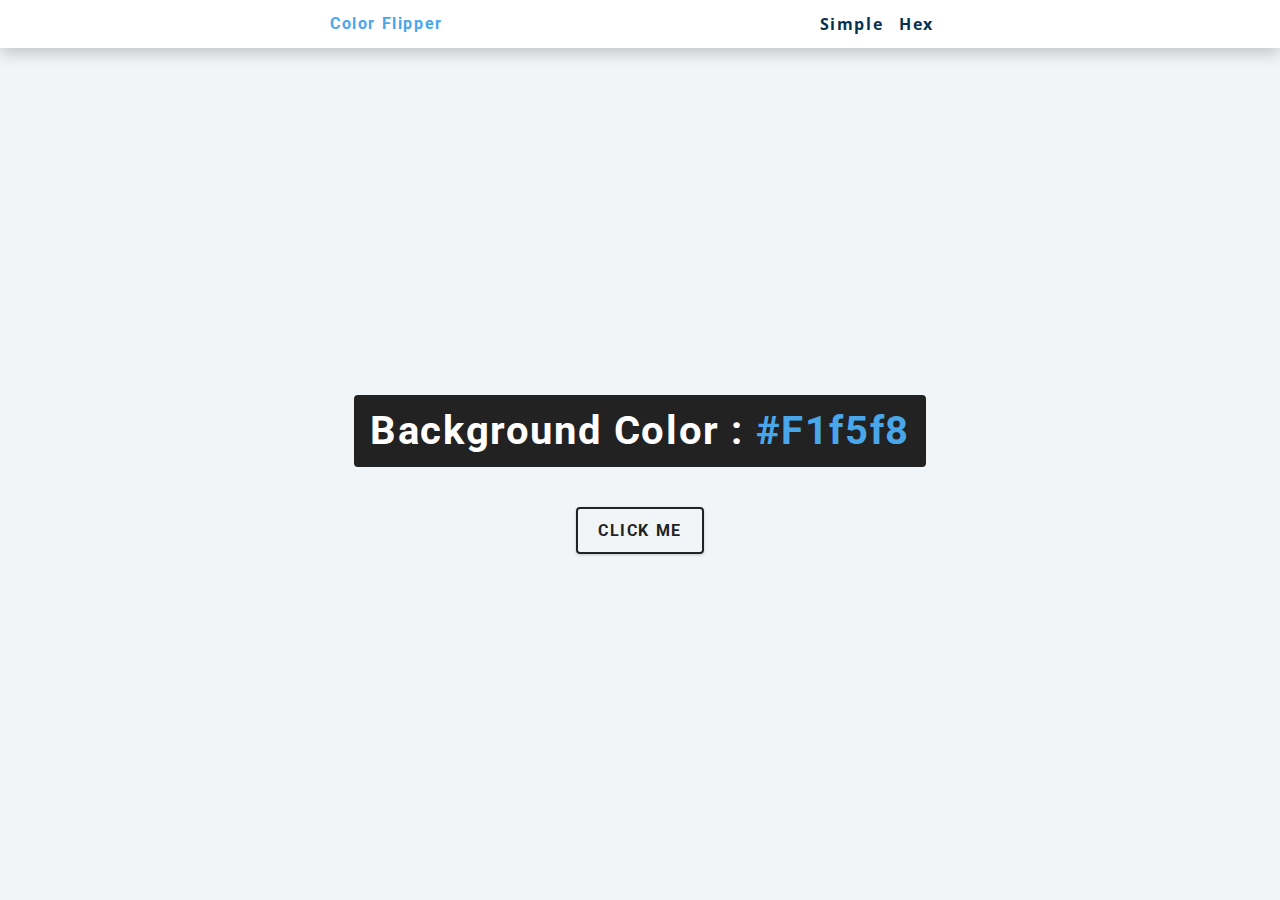
<file: 01-color-flipper/final/index.html>
<!DOCTYPE html>
<html lang="en">
  <head>
    <meta charset="UTF-8" />
    <meta name="viewport" content="width=device-width, initial-scale=1.0" />
    <title>Color Flipper || Simple</title>

    <!-- styles -->
    <link rel="stylesheet" href="styles.css" />
  </head>
  <body>
    <nav>
      <div class="nav-center">
        <h4>color flipper</h4>
        <ul class="nav-links">
          <li><a href="index.html">simple</a></li>
          <li><a href="hex.html">hex</a></li>
        </ul>
      </div>
    </nav>
    <main>
      <div class="container">
        <h2>background color : <span class="color">#f1f5f8</span></h2>
        <button class="btn btn-hero" id="btn">click me</button>
      </div>
    </main>
    <!-- javascript -->
    <script src="app.js"></script>
  </body>
</html>
</file>
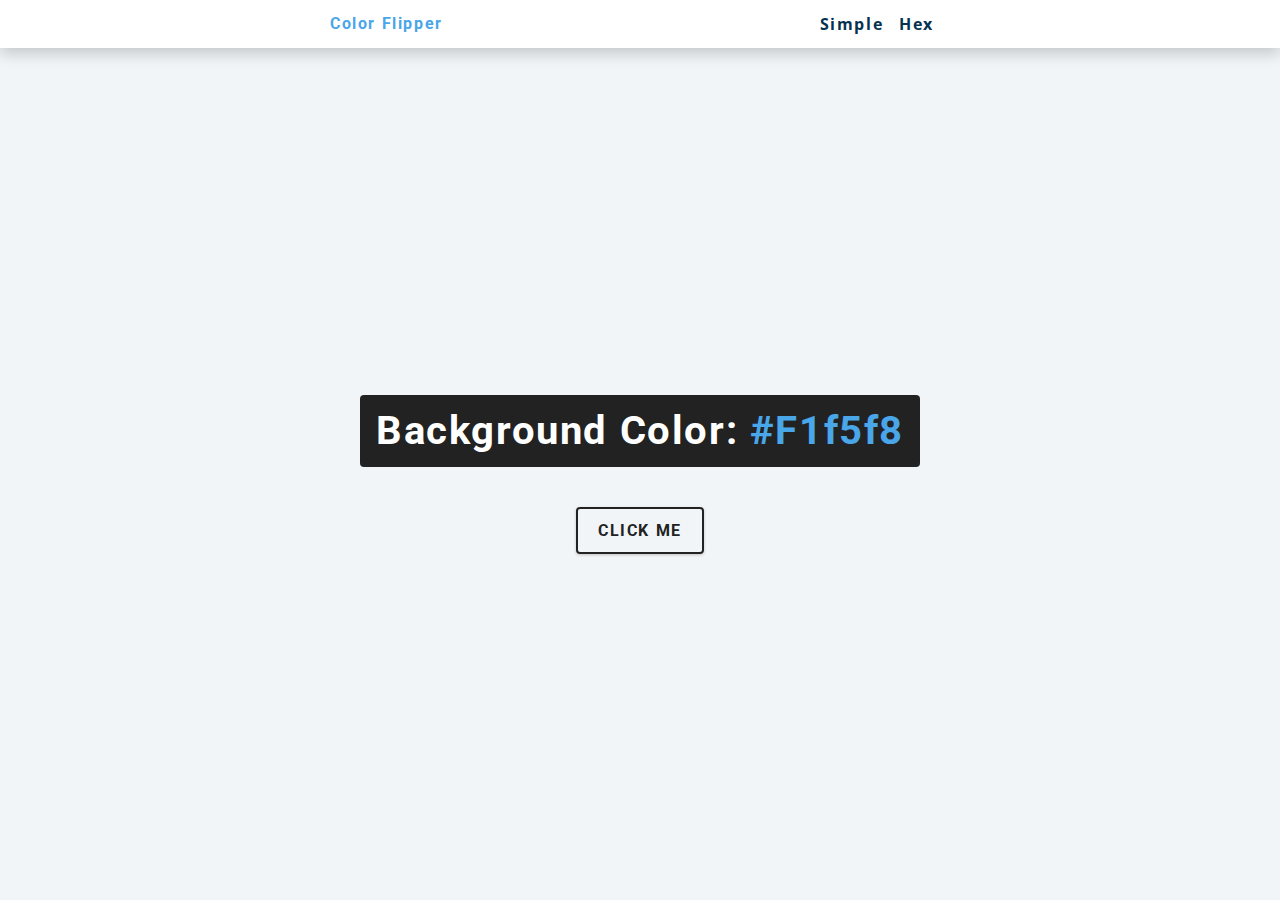
<file: 01-color-flipper/setup/index.html>
<!DOCTYPE html>
<html lang="en">
  <head>
    <meta charset="UTF-8" />
    <meta name="viewport" content="width=device-width, initial-scale=1.0" />
    <title>Color Flipper || Simple</title>

    <!-- styles -->
    <link rel="stylesheet" href="styles.css" />
  </head>
  <body>
      <nav>
        <div class="nav-center">
          <h4>color flipper</h4>
          <ul class="nav-links">
          <li><a href="index.html">simple</a></li>
          <li><a href="hex.html">hex</a></li>
        </ul>
      </nav>
      <main>
        <div class="container">
          <h2>background color: <span class="color">#f1f5f8</span></h2>
          <button class="btn btn-hero" id="btn">click me</button>
        </div>
      </main>
    </div>
      <!-- javascript -->
      <script src="app.js"></script>
    </body>
    </html>
</file>
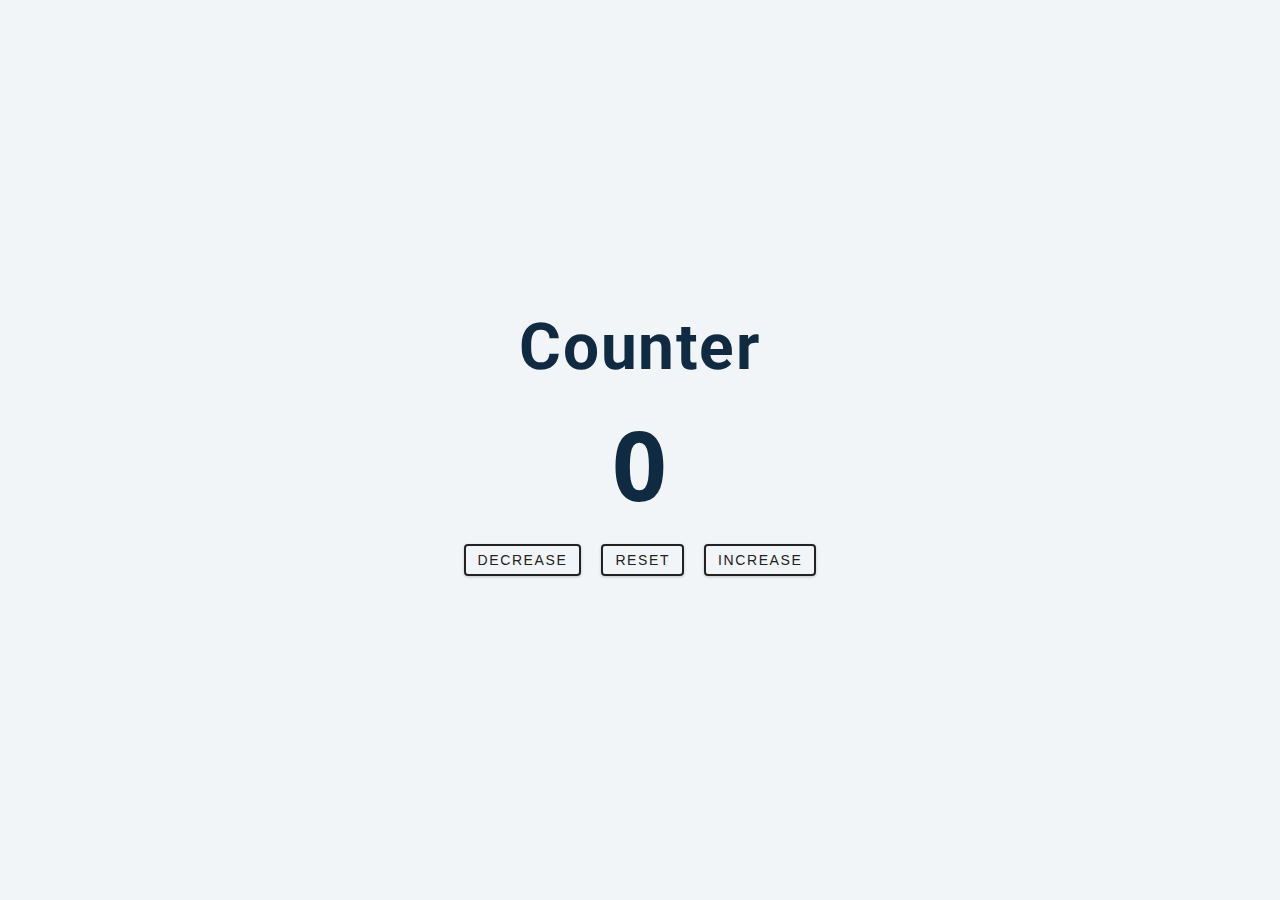
<file: 02-counter/final/index.html>
<!DOCTYPE html>
<html lang="en">
  <head>
    <meta charset="UTF-8" />
    <meta name="viewport" content="width=device-width, initial-scale=1.0" />
    <title>Counter</title>

    <!-- styles -->
    <link rel="stylesheet" href="styles.css" />
  </head>
  <body>
    <main>
      <div class="container">
        <h1>counter</h1>
        <span id="value">0</span>
        <div class="button-container">
          <button class="btn decrease">decrease</button>
          <button class="btn reset">reset</button>
          <button class="btn increase">increase</button>
        </div>
      </div>
    </main>
    <!-- javascript -->
    <script src="app.js"></script>
  </body>
</html>
</file>
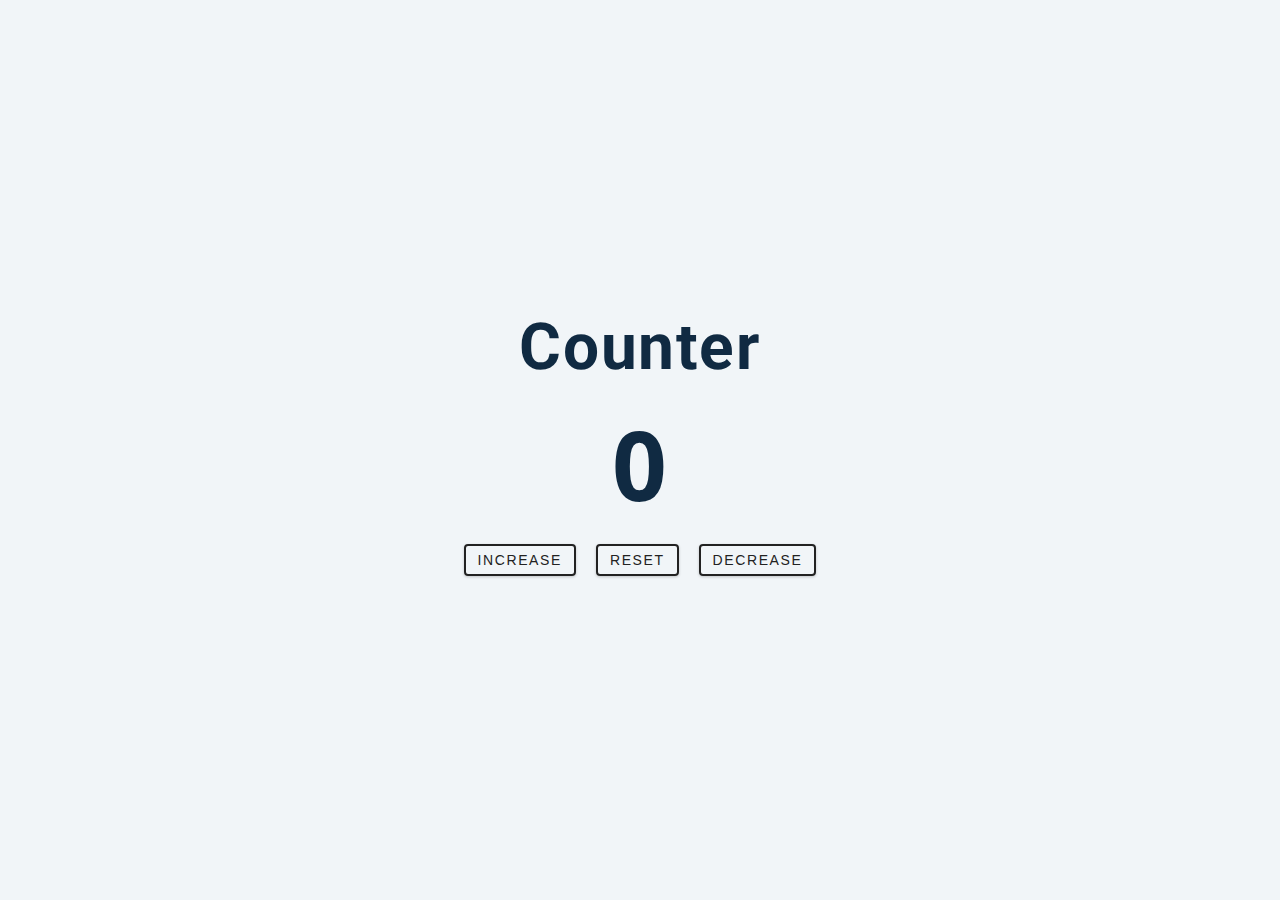
<file: 02-counter/setup/index.html>
<!DOCTYPE html>
<html lang="en">
  <head>
    <meta charset="UTF-8" />
    <meta name="viewport" content="width=device-width, initial-scale=1.0" />
    <title>Counter</title>

    <!-- styles -->
    <link rel="stylesheet" href="styles.css" />
  </head>
  <body>
    <main>
      <div class="container">
        <h1>counter</h1>
        <span id="value">0</span>
        <div class="container">
          <button class="btn increase">increase</button>
          <button class="btn reset">reset</button>
          <button class="btn decrease">decrease</button>
        </div>
      </div>
    </main>
    <!-- javascript -->
    <script src="app.js"></script>
  </body>
</html>
</file>
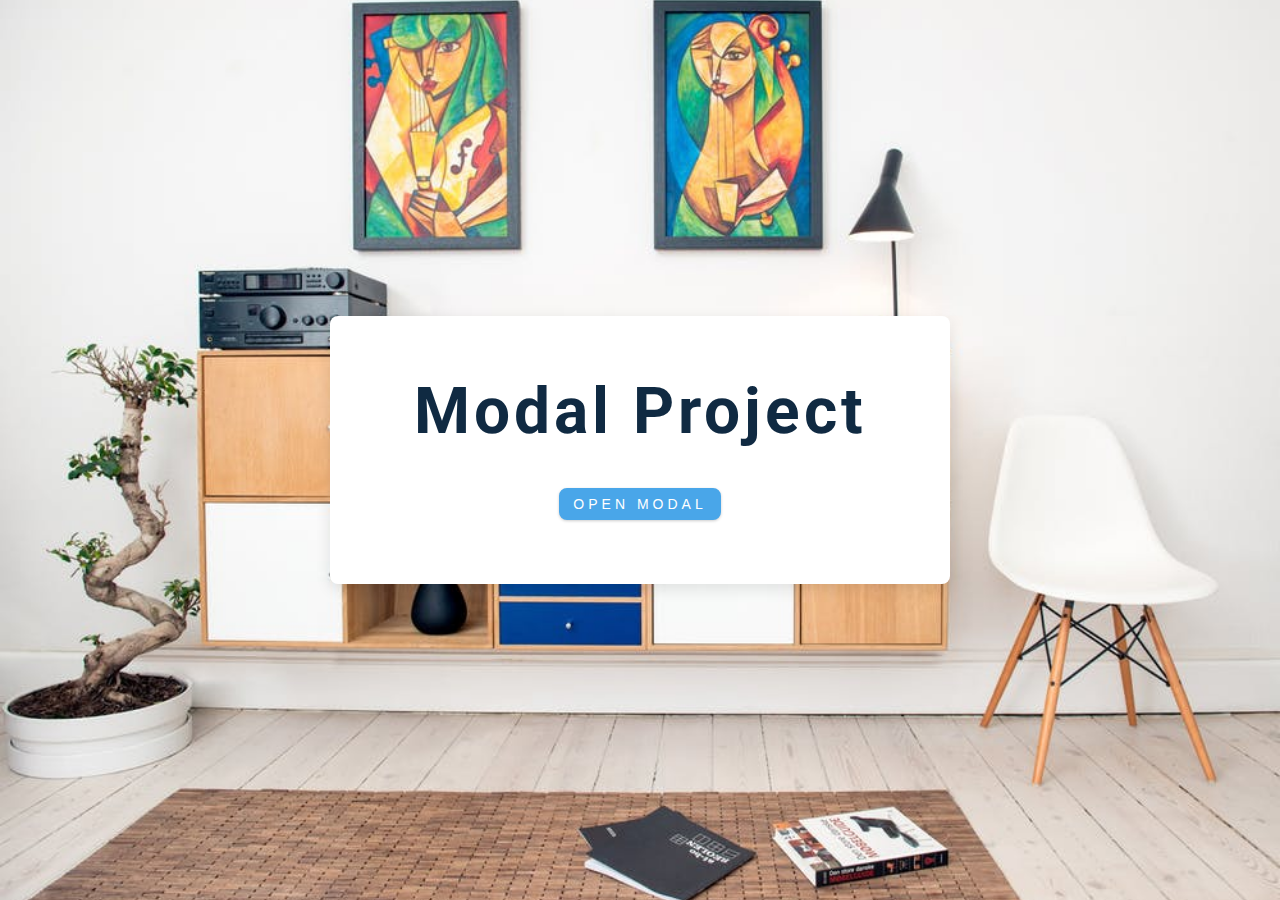
<file: 06-modal/final/index.html>
<!DOCTYPE html>
<html lang="en">
  <head>
    <meta charset="UTF-8" />
    <meta name="viewport" content="width=device-width, initial-scale=1.0" />
    <title>Modal</title>
    <!-- font-awesome -->
    <link
      rel="stylesheet"
      href="https://cdnjs.cloudflare.com/ajax/libs/font-awesome/5.14.0/css/all.min.css"
    />
    <!-- styles -->
    <link rel="stylesheet" href="styles.css" />
  </head>
  <body>
    <!-- hero -->
    <header class="hero">
      <div class="banner">
        <h1>modal project</h1>
        <button class="btn modal-btn">
          open modal
        </button>
      </div>
    </header>
    <!-- modal -->
    <div class="modal-overlay">
      <div class="modal-container">
        <h3>modal content</h3>
        <button class="close-btn"><i class="fas fa-times"></i></button>
      </div>
    </div>
    <!-- javascript -->
    <script src="app.js"></script>
  </body>
</html>
</file>
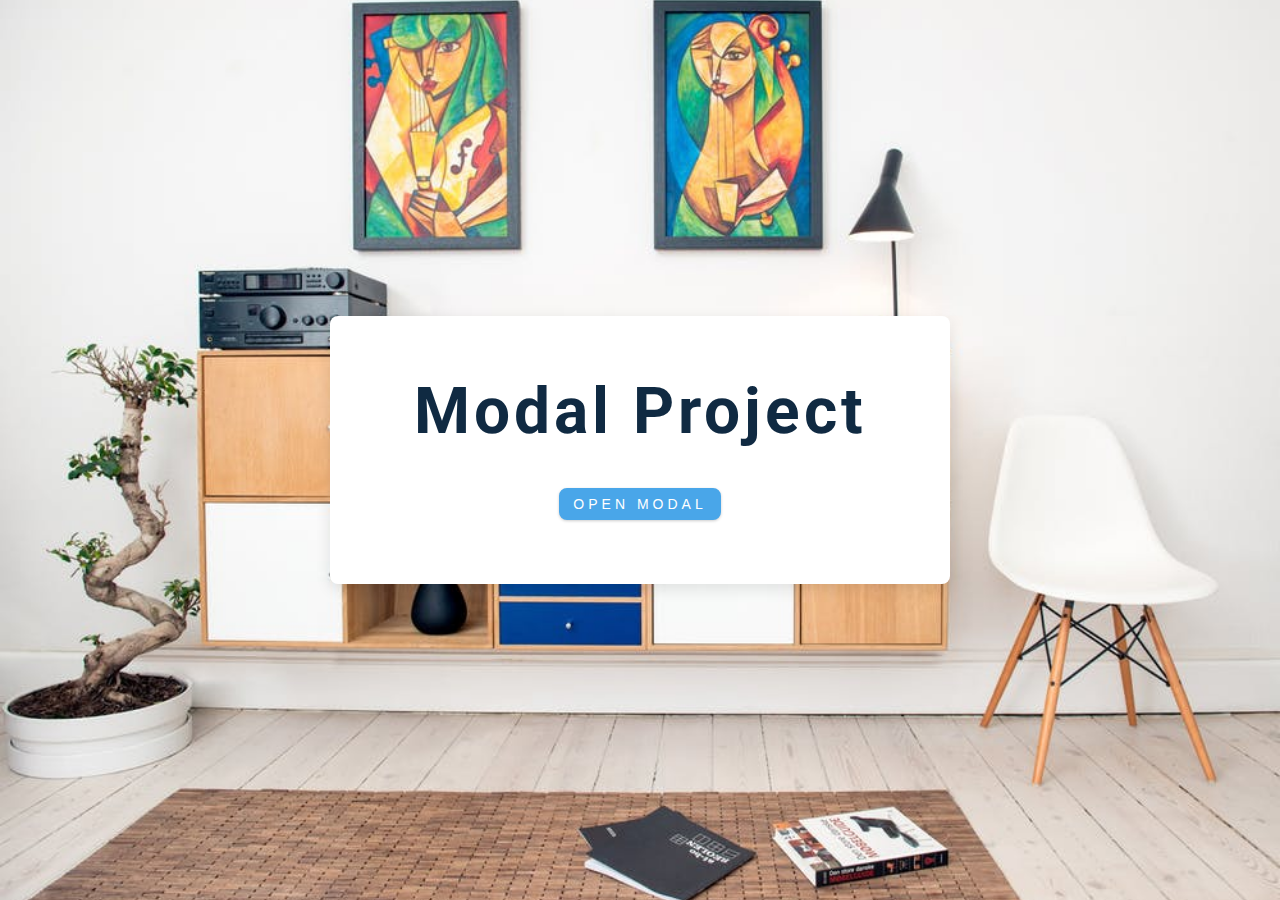
<file: 06-modal/setup/index.html>
<!DOCTYPE html>
<html lang="en">
  <head>
    <meta charset="UTF-8" />
    <meta name="viewport" content="width=device-width, initial-scale=1.0" />
    <title>Modal</title>
    <!-- font-awesome -->
    <link
      rel="stylesheet"
      href="https://cdnjs.cloudflare.com/ajax/libs/font-awesome/5.14.0/css/all.min.css"
    />
    <!-- styles -->
    <link rel="stylesheet" href="styles.css" />
  </head>
  <body>
    <!-- hero -->
    <header class="hero">
      <div class="banner">
        <h1>modal project</h1>
        <button class="btn modal-btn">open modal</button>
      </div>
    </header>
    <!-- modal -->
    <div class="modal-overlay">
      <div class="modal-container">
        <h3>modal content</h3>
        <button class="close-btn"><i class="fas fa-times"></i></button>
      </div>
    </div>
    <!-- javascript -->
    <script src="app.js"></script>
  </body>
</html>
</file>
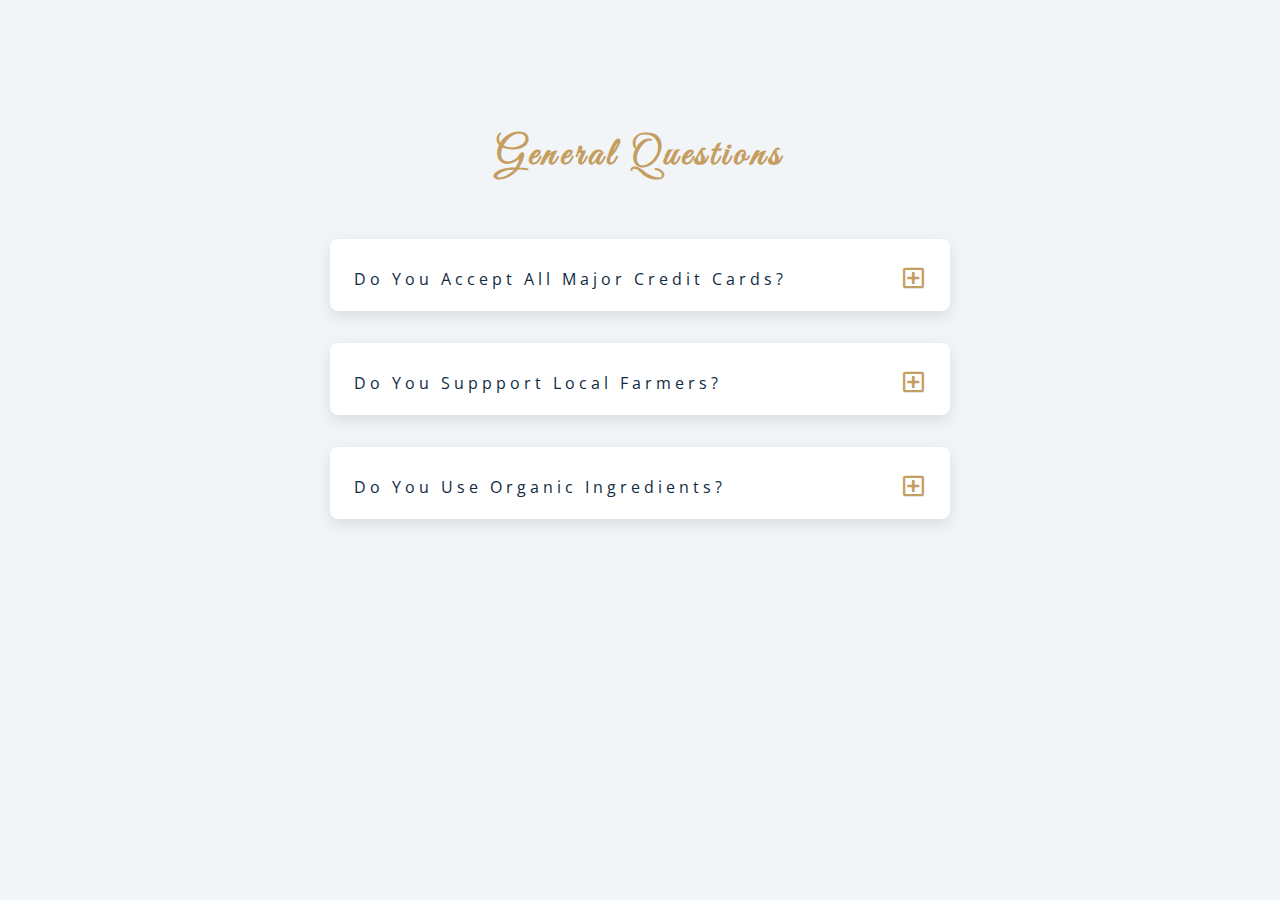
<file: 07-questions/final/index.html>
<!DOCTYPE html>
<html lang="en">
  <head>
    <meta charset="UTF-8" />
    <meta name="viewport" content="width=device-width, initial-scale=1.0" />
    <title>Q & A</title>
    <!-- font-awesome -->
    <link rel="stylesheet" href="https://cdnjs.cloudflare.com/ajax/libs/font-awesome/5.14.0/css/all.min.css" />
    <!-- extra fonts -->
    <link
      href="https://fonts.googleapis.com/css?family=Great+Vibes&display=swap"
      rel="stylesheet"
    />
    <!-- styles -->
    <link rel="stylesheet" href="styles.css" />
  </head>
  <body>
      <section class="questions">
        <!-- title -->
        <div class="title">
          <h2>general questions</h2>
        </div>
        <!-- questions -->
        <div class="section-center">
          <!-- single question -->
          <article class="question">
            <!-- question title -->
            <div class="question-title">
              <p>do you accept all major credit cards?</p>
              <button type="button" class="question-btn">
                <span class="plus-icon">
                  <i class="far fa-plus-square"></i>
                </span>
                <span class="minus-icon">
                  <i class="far fa-minus-square"></i>
                </span>
              </button>
            </div>
            <!-- question text -->
            <div class="question-text">
              <p>
                Lorem ipsum dolor sit amet, consectetur adipisicing elit. Est
                dolore illo dolores quia nemo doloribus quaerat, magni numquam
                repellat reprehenderit.
              </p>
            </div>
          </article>
          <!-- end of single question -->
          <!-- single question -->
          <article class="question">
            <!-- question title -->
            <div class="question-title">
              <p>do you suppport local farmers?</p>
              <button type="button" class="question-btn">
                <span class="plus-icon">
                  <i class="far fa-plus-square"></i>
                </span>
                <span class="minus-icon">
                  <i class="far fa-minus-square"></i>
                </span>
              </button>
            </div>
            <!-- question text -->
            <div class="question-text">
              <p>
                Lorem ipsum dolor sit amet, consectetur adipisicing elit. Est
                dolore illo dolores quia nemo doloribus quaerat, magni numquam
                repellat reprehenderit.
              </p>
            </div>
          </article>
          <!-- end of single question -->
          <!-- single question -->
          <article class="question">
            <!-- question title -->
            <div class="question-title">
              <p>do you use organic ingredients?</p>
              <!-- button -->
              <button type="button" class="question-btn">
                <span class="plus-icon">
                  <i class="far fa-plus-square"></i>
                </span>
                <span class="minus-icon">
                  <i class="far fa-minus-square"></i>
                </span>
              </button>
            </div>
            <!-- question text -->
            <div class="question-text">
              <p>
                Lorem ipsum dolor sit amet, consectetur adipisicing elit. Est
                dolore illo dolores quia nemo doloribus quaerat, magni numquam
                repellat reprehenderit.
              </p>
            </div>
          </article>
          <!-- end of single question -->
      </section>
    </main>
    <!-- javascript -->
    <script src="app.js"></script>
  </body>
</html>
</file>
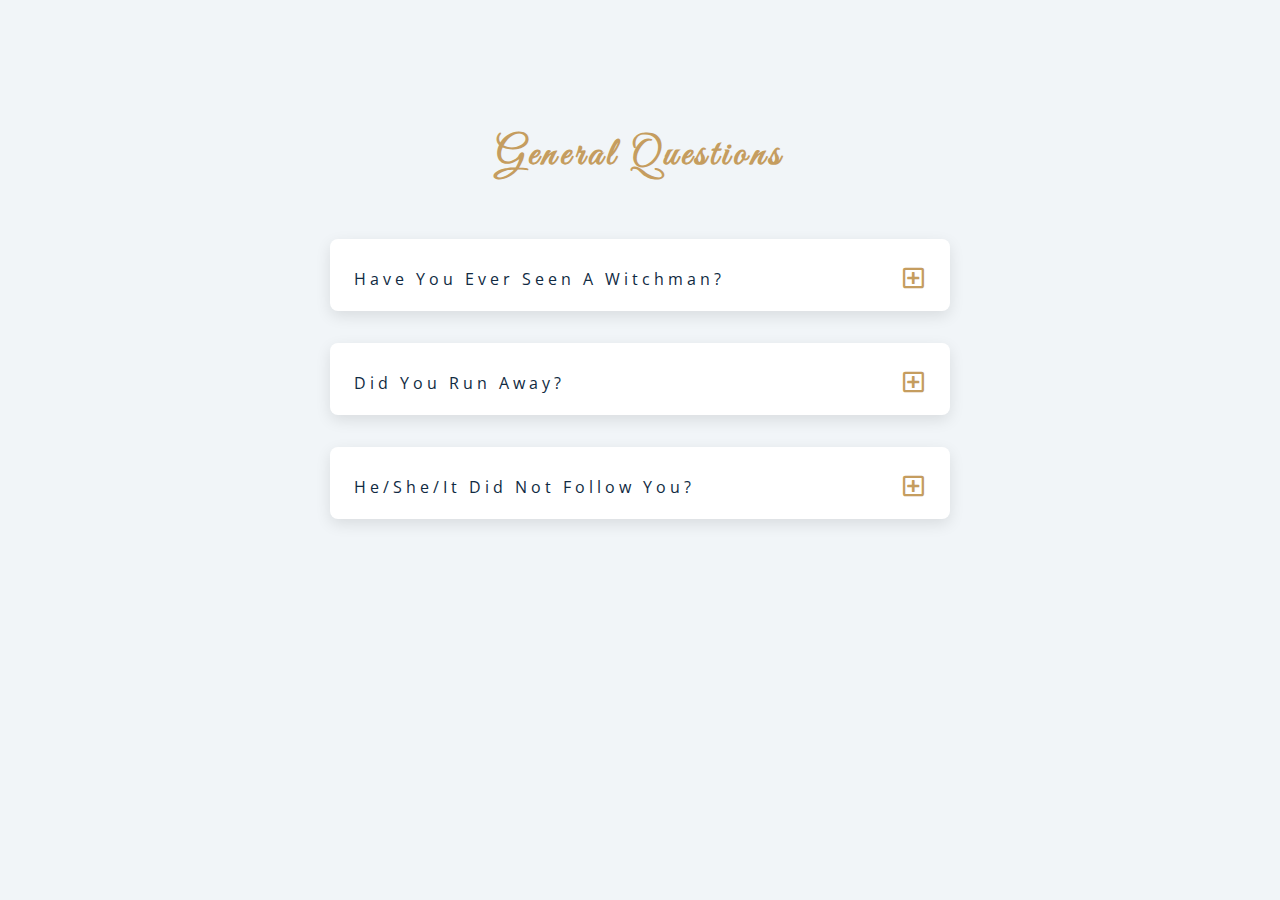
<file: 07-questions/setup/index.html>
<!DOCTYPE html>
<html lang="en">
  <head>
    <meta charset="UTF-8" />
    <meta name="viewport" content="width=device-width, initial-scale=1.0" />
    <title>Q & A</title>
    <!-- font-awesome -->
    <link
      rel="stylesheet"
      href="https://cdnjs.cloudflare.com/ajax/libs/font-awesome/5.14.0/css/all.min.css"
    />
    <!-- extra fonts -->
    <link
      href="https://fonts.googleapis.com/css?family=Great+Vibes&display=swap"
      rel="stylesheet"
    />
    <!-- styles -->
    <link rel="stylesheet" href="styles.css" />
  </head>
  <body>
    <section class="questions">
      <div class="title">
        <h2>general questions</h2>
      </div>

      <div class="section-center">
        <!-- question 1 -->
        <article class="question">
          <div class="question-title">
            <p>have you ever seen a witchman?</p>
            <button type="button" class="question-btn">
              <span class="plus-icon">
                  <i class="far fa-plus-square"></i>
              </span>
              <span class="minus-icon">
                  <i class="far fa-minus-square"></i>
              </span>
            </button>
          </div>

          <div class="question-text">
            <p>Lorem ipsum dolor sit, amet consectetur adipisicing elit. Nam quibusdam accusamus eaque praesentium? Maxime, illo!</p>
          </div>
        </article>

        <!-- question 2 -->
        <article class="question">
          <div class="question-title">
            <p>did you run away?</p>
            <button type="button" class="question-btn">
              <span class="plus-icon">
                  <i class="far fa-plus-square"></i>
              </span>
              <span class="minus-icon">
                  <i class="far fa-minus-square"></i>
              </span>
            </button>
          </div>

          <div class="question-text">
            <p>Lorem ipsum dolor sit, amet consectetur adipisicing elit. Nam quibusdam accusamus eaque praesentium? Maxime, illo!</p>
          </div>
        </article>
        
        <!-- question 3 -->
        <article class="question">
          <div class="question-title">
            <p>he/she/it did not follow you?</p>
            <button type="button" class="question-btn">
              <span class="plus-icon">
                  <i class="far fa-plus-square"></i>
              </span>
              <span class="minus-icon">
                  <i class="far fa-minus-square"></i>
              </span>
            </button>
          </div>

          <div class="question-text">
            <p>Lorem ipsum dolor sit, amet consectetur adipisicing elit. Nam quibusdam accusamus eaque praesentium? Maxime, illo!</p>
          </div>
        </article>
      </div>
    </section>
    <!-- javascript -->
    <script src="app.js"></script>
  </body>
</html>
</file>
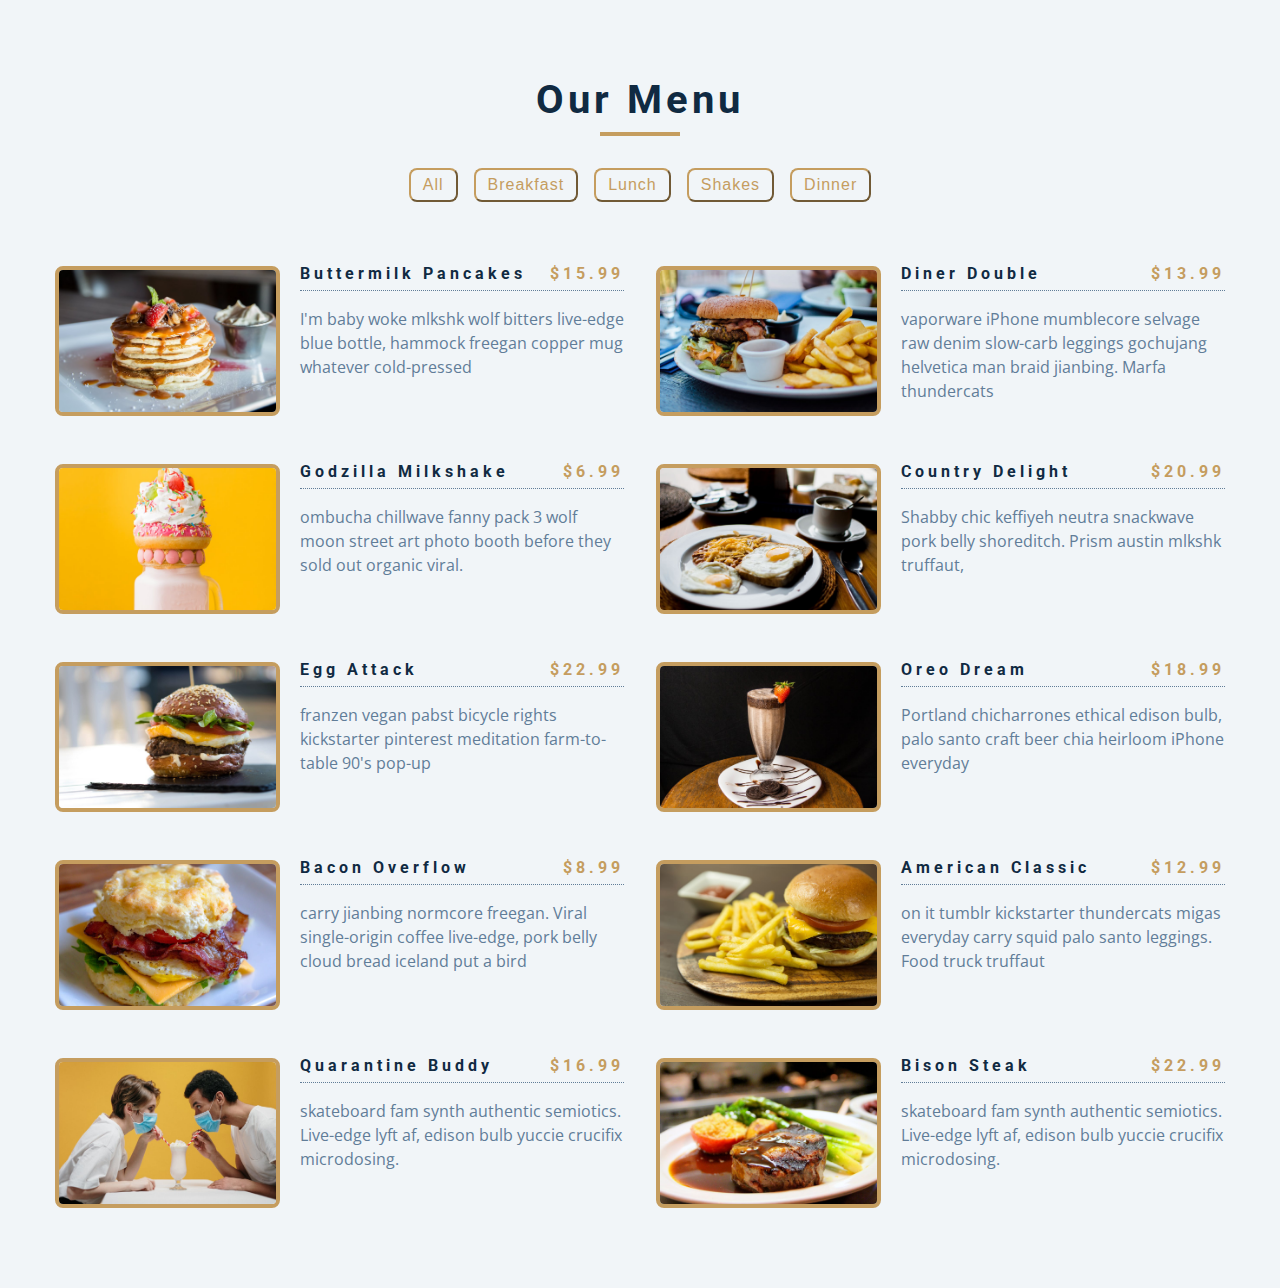
<file: 08-menu/final/index.html>
<!DOCTYPE html>
<html lang="en">
  <head>
    <meta charset="UTF-8" />
    <meta name="viewport" content="width=device-width, initial-scale=1.0" />
    <title>Menu</title>
    <!-- font-awesome -->
    <link
      rel="stylesheet"
      href="https://cdnjs.cloudflare.com/ajax/libs/font-awesome/5.14.0/css/all.min.css"
    />
    <!-- styles -->
    <link rel="stylesheet" href="styles.css" />
  </head>
  <body>
    <section class="menu">
      <!-- title -->
      <div class="title">
        <h2>our menu</h2>
        <div class="underline"></div>
      </div>
      <!-- filter buttons -->
      <div class="btn-container">
        <!-- <button type="button" class="filter-btn" data-id="all">all</button>
        <button type="button" class="filter-btn" data-id="breakfast">
          breakfast
        </button>
        <button type="button" class="filter-btn" data-id="lunch">lunch</button>
        <button type="button" class="filter-btn" data-id="shakes">
          shakes
        </button> -->
      </div>
      <!-- menu items -->
      <div class="section-center">
        <!-- single item -->
        <article class="menu-item">
          <img src="./menu-item.jpeg" alt="menu item" class="photo" />
          <div class="item-info">
            <header>
              <h4>buttermilk pancakes</h4>
              <h4 class="price">$15</h4>
            </header>
            <p class="item-text">
              Lorem ipsum dolor sit amet consectetur adipisicing elit.
              Repudiandae, sint quam. Et reprehenderit fugiat nesciunt inventore
              laboriosam excepturi! Quo, officia.
            </p>
          </div>
        </article>
        <!-- end of single item -->
        <!-- single item -->
        <article class="menu-item">
          <img src="./menu-item.jpeg" alt="menu item" class="photo" />
          <div class="item-info">
            <header>
              <h4>buttermilk pancakes</h4>
              <h4 class="price">$15</h4>
            </header>
            <p class="item-text">
              Lorem ipsum dolor sit amet consectetur adipisicing elit.
              Repudiandae, sint quam. Et reprehenderit fugiat nesciunt inventore
              laboriosam excepturi! Quo, officia.
            </p>
          </div>
        </article>
        <!-- end of single item -->
        <!-- single item -->
        <article class="menu-item">
          <img src="./menu-item.jpeg" alt="menu item" class="photo" />
          <div class="item-info">
            <header>
              <h4>buttermilk pancakes</h4>
              <h4 class="price">$15</h4>
            </header>
            <p class="item-text">
              Lorem ipsum dolor sit amet consectetur adipisicing elit.
              Repudiandae, sint quam. Et reprehenderit fugiat nesciunt inventore
              laboriosam excepturi! Quo, officia.
            </p>
          </div>
        </article>
        <!-- end of single item -->
      </div>
    </section>
    <!-- javascript -->
    <script src="app.js"></script>
  </body>
</html>
</file>
<file: 01-color-flipper/final/styles.css>
/*
=============== 
Fonts
===============
*/
@import url("https://fonts.googleapis.com/css?family=Open+Sans|Roboto:400,700&display=swap");

/*
=============== 
Variables
===============
*/

:root {
  /* dark shades of primary color*/
  --clr-primary-1: hsl(205, 86%, 17%);
  --clr-primary-2: hsl(205, 77%, 27%);
  --clr-primary-3: hsl(205, 72%, 37%);
  --clr-primary-4: hsl(205, 63%, 48%);
  /* primary/main color */
  --clr-primary-5: hsl(205, 78%, 60%);
  /* lighter shades of primary color */
  --clr-primary-6: hsl(205, 89%, 70%);
  --clr-primary-7: hsl(205, 90%, 76%);
  --clr-primary-8: hsl(205, 86%, 81%);
  --clr-primary-9: hsl(205, 90%, 88%);
  --clr-primary-10: hsl(205, 100%, 96%);
  /* darkest grey - used for headings */
  --clr-grey-1: hsl(209, 61%, 16%);
  --clr-grey-2: hsl(211, 39%, 23%);
  --clr-grey-3: hsl(209, 34%, 30%);
  --clr-grey-4: hsl(209, 28%, 39%);
  /* grey used for paragraphs */
  --clr-grey-5: hsl(210, 22%, 49%);
  --clr-grey-6: hsl(209, 23%, 60%);
  --clr-grey-7: hsl(211, 27%, 70%);
  --clr-grey-8: hsl(210, 31%, 80%);
  --clr-grey-9: hsl(212, 33%, 89%);
  --clr-grey-10: hsl(210, 36%, 96%);
  --clr-white: #fff;
  --clr-red-dark: hsl(360, 67%, 44%);
  --clr-red-light: hsl(360, 71%, 66%);
  --clr-green-dark: hsl(125, 67%, 44%);
  --clr-green-light: hsl(125, 71%, 66%);
  --clr-black: #222;
  --ff-primary: "Roboto", sans-serif;
  --ff-secondary: "Open Sans", sans-serif;
  --transition: all 0.3s linear;
  --spacing: 0.1rem;
  --radius: 0.25rem;
  --light-shadow: 0 5px 15px rgba(0, 0, 0, 0.1);
  --dark-shadow: 0 5px 15px rgba(0, 0, 0, 0.2);
  --max-width: 1170px;
  --fixed-width: 620px;
}
/*
=============== 
Global Styles
===============
*/

*,
::after,
::before {
  margin: 0;
  padding: 0;
  box-sizing: border-box;
}
body {
  font-family: var(--ff-secondary);
  background: var(--clr-grey-10);
  color: var(--clr-grey-1);
  line-height: 1.5;
  font-size: 0.875rem;
}
ul {
  list-style-type: none;
}
a {
  text-decoration: none;
}
h1,
h2,
h3,
h4 {
  letter-spacing: var(--spacing);
  text-transform: capitalize;
  line-height: 1.25;
  margin-bottom: 0.75rem;
  font-family: var(--ff-primary);
}
h1 {
  font-size: 3rem;
}
h2 {
  font-size: 2rem;
}
h3 {
  font-size: 1.25rem;
}
h4 {
  font-size: 0.875rem;
}
p {
  margin-bottom: 1.25rem;
  color: var(--clr-grey-5);
}
@media screen and (min-width: 800px) {
  h1 {
    font-size: 4rem;
  }
  h2 {
    font-size: 2.5rem;
  }
  h3 {
    font-size: 1.75rem;
  }
  h4 {
    font-size: 1rem;
  }
  body {
    font-size: 1rem;
  }
  h1,
  h2,
  h3,
  h4 {
    line-height: 1;
  }
}
/*  global classes */

/* section */
.section {
  padding: 5rem 0;
}

.section-center {
  width: 90vw;
  margin: 0 auto;
  max-width: 1170px;
}
@media screen and (min-width: 992px) {
  .section-center {
    width: 95vw;
  }
}
main {
  min-height: 100vh;
  display: grid;
  place-items: center;
}

/*
=============== 
Nav
===============
*/
nav {
  background: var(--clr-white);
  height: 3rem;
  display: grid;
  align-items: center;
  box-shadow: var(--dark-shadow);
}
.nav-center {
  width: 90vw;
  max-width: var(--fixed-width);
  margin: 0 auto;
  display: flex;
  align-items: center;
  justify-content: space-between;
}
.nav-center h4 {
  margin-bottom: 0;
  color: var(--clr-primary-5);
}
.nav-links {
  display: flex;
}
nav a {
  text-transform: capitalize;
  font-weight: 700;
  font-size: 1rem;
  color: var(--clr-primary-1);
  letter-spacing: var(--spacing);
  margin-right: 1rem;
}
nav a:hover {
  color: var(--clr-primary-5);
}
/*
=============== 
Container
===============
*/
main {
  min-height: calc(100vh - 3rem);
  display: grid;
  place-items: center;
}
.container {
  text-align: center;
}
.container h2 {
  background: var(--clr-black);
  color: var(--clr-white);
  padding: 1rem;
  border-radius: var(--radius);
  margin-bottom: 2.5rem;
}
.color {
  color: var(--clr-primary-5);
}
.btn-hero {
  font-family: var(--ff-primary);
  text-transform: uppercase;
  background: transparent;
  color: var(--clr-black);
  letter-spacing: var(--spacing);
  display: inline-block;
  font-weight: 700;
  transition: var(--transition);
  border: 2px solid var(--clr-black);
  cursor: pointer;
  box-shadow: 0 1px 3px rgba(0, 0, 0, 0.2);
  border-radius: var(--radius);
  font-size: 1rem;
  padding: 0.75rem 1.25rem;
}
.btn-hero:hover {
  color: var(--clr-white);
  background: var(--clr-black);
}
</file>
<file: 01-color-flipper/setup/styles.css>
/*
=============== 
Fonts
===============
*/
@import url("https://fonts.googleapis.com/css?family=Open+Sans|Roboto:400,700&display=swap");

/*
=============== 
Variables
===============
*/

:root {
  /* dark shades of primary color*/
  --clr-primary-1: hsl(205, 86%, 17%);
  --clr-primary-2: hsl(205, 77%, 27%);
  --clr-primary-3: hsl(205, 72%, 37%);
  --clr-primary-4: hsl(205, 63%, 48%);
  /* primary/main color */
  --clr-primary-5: hsl(205, 78%, 60%);
  /* lighter shades of primary color */
  --clr-primary-6: hsl(205, 89%, 70%);
  --clr-primary-7: hsl(205, 90%, 76%);
  --clr-primary-8: hsl(205, 86%, 81%);
  --clr-primary-9: hsl(205, 90%, 88%);
  --clr-primary-10: hsl(205, 100%, 96%);
  /* darkest grey - used for headings */
  --clr-grey-1: hsl(209, 61%, 16%);
  --clr-grey-2: hsl(211, 39%, 23%);
  --clr-grey-3: hsl(209, 34%, 30%);
  --clr-grey-4: hsl(209, 28%, 39%);
  /* grey used for paragraphs */
  --clr-grey-5: hsl(210, 22%, 49%);
  --clr-grey-6: hsl(209, 23%, 60%);
  --clr-grey-7: hsl(211, 27%, 70%);
  --clr-grey-8: hsl(210, 31%, 80%);
  --clr-grey-9: hsl(212, 33%, 89%);
  --clr-grey-10: hsl(210, 36%, 96%);
  --clr-white: #fff;
  --clr-red-dark: hsl(360, 67%, 44%);
  --clr-red-light: hsl(360, 71%, 66%);
  --clr-green-dark: hsl(125, 67%, 44%);
  --clr-green-light: hsl(125, 71%, 66%);
  --clr-black: #222;
  --ff-primary: "Roboto", sans-serif;
  --ff-secondary: "Open Sans", sans-serif;
  --transition: all 0.3s linear;
  --spacing: 0.1rem;
  --radius: 0.25rem;
  --light-shadow: 0 5px 15px rgba(0, 0, 0, 0.1);
  --dark-shadow: 0 5px 15px rgba(0, 0, 0, 0.2);
  --max-width: 1170px;
  --fixed-width: 620px;
}
/*
=============== 
Global Styles
===============
*/

*,
::after,
::before {
  margin: 0;
  padding: 0;
  box-sizing: border-box;
}
body {
  font-family: var(--ff-secondary);
  background: var(--clr-grey-10);
  color: var(--clr-grey-1);
  line-height: 1.5;
  font-size: 0.875rem;
}
ul {
  list-style-type: none;
}
a {
  text-decoration: none;
}
h1,
h2,
h3,
h4 {
  letter-spacing: var(--spacing);
  text-transform: capitalize;
  line-height: 1.25;
  margin-bottom: 0.75rem;
  font-family: var(--ff-primary);
}
h1 {
  font-size: 3rem;
}
h2 {
  font-size: 2rem;
}
h3 {
  font-size: 1.25rem;
}
h4 {
  font-size: 0.875rem;
}
p {
  margin-bottom: 1.25rem;
  color: var(--clr-grey-5);
}
@media screen and (min-width: 800px) {
  h1 {
    font-size: 4rem;
  }
  h2 {
    font-size: 2.5rem;
  }
  h3 {
    font-size: 1.75rem;
  }
  h4 {
    font-size: 1rem;
  }
  body {
    font-size: 1rem;
  }
  h1,
  h2,
  h3,
  h4 {
    line-height: 1;
  }
}
/*  global classes */

/* section */
.section {
  padding: 5rem 0;
}

.section-center {
  width: 90vw;
  margin: 0 auto;
  max-width: 1170px;
}
@media screen and (min-width: 992px) {
  .section-center {
    width: 95vw;
  }
}
main {
  min-height: 100vh;
  display: grid;
  place-items: center;
}

/*
=============== 
Nav
===============
*/
nav {
  background: var(--clr-white);
  height: 3rem;
  display: grid;
  align-items: center;
  box-shadow: var(--dark-shadow);
}
.nav-center {
  width: 90vw;
  max-width: var(--fixed-width);
  margin: 0 auto;
  display: flex;
  align-items: center;
  justify-content: space-between;
}
.nav-center h4 {
  margin-bottom: 0;
  color: var(--clr-primary-5);
}
.nav-links {
  display: flex;
}
nav a {
  text-transform: capitalize;
  font-weight: 700;
  font-size: 1rem;
  color: var(--clr-primary-1);
  letter-spacing: var(--spacing);
  margin-right: 1rem;
}
nav a:hover {
  color: var(--clr-primary-5);
}
/*
=============== 
Container
===============
*/
main {
  min-height: calc(100vh - 3rem);
  display: grid;
  place-items: center;
}
.container {
  text-align: center;
}
.container h2 {
  background: var(--clr-black);
  color: var(--clr-white);
  padding: 1rem;
  border-radius: var(--radius);
  margin-bottom: 2.5rem;
}
.color {
  color: var(--clr-primary-5);
}
.btn-hero {
  font-family: var(--ff-primary);
  text-transform: uppercase;
  background: transparent;
  color: var(--clr-black);
  letter-spacing: var(--spacing);
  display: inline-block;
  font-weight: 700;
  transition: var(--transition);
  border: 2px solid var(--clr-black);
  cursor: pointer;
  box-shadow: 0 1px 3px rgba(0, 0, 0, 0.2);
  border-radius: var(--radius);
  font-size: 1rem;
  padding: 0.75rem 1.25rem;
}
.btn-hero:hover {
  color: var(--clr-white);
  background: var(--clr-black);
}
</file>
<file: 02-counter/final/styles.css>
/*
=============== 
Fonts
===============
*/
@import url("https://fonts.googleapis.com/css?family=Open+Sans|Roboto:400,700&display=swap");

/*
=============== 
Variables
===============
*/

:root {
  /* dark shades of primary color*/
  --clr-primary-1: hsl(205, 86%, 17%);
  --clr-primary-2: hsl(205, 77%, 27%);
  --clr-primary-3: hsl(205, 72%, 37%);
  --clr-primary-4: hsl(205, 63%, 48%);
  /* primary/main color */
  --clr-primary-5: hsl(205, 78%, 60%);
  /* lighter shades of primary color */
  --clr-primary-6: hsl(205, 89%, 70%);
  --clr-primary-7: hsl(205, 90%, 76%);
  --clr-primary-8: hsl(205, 86%, 81%);
  --clr-primary-9: hsl(205, 90%, 88%);
  --clr-primary-10: hsl(205, 100%, 96%);
  /* darkest grey - used for headings */
  --clr-grey-1: hsl(209, 61%, 16%);
  --clr-grey-2: hsl(211, 39%, 23%);
  --clr-grey-3: hsl(209, 34%, 30%);
  --clr-grey-4: hsl(209, 28%, 39%);
  /* grey used for paragraphs */
  --clr-grey-5: hsl(210, 22%, 49%);
  --clr-grey-6: hsl(209, 23%, 60%);
  --clr-grey-7: hsl(211, 27%, 70%);
  --clr-grey-8: hsl(210, 31%, 80%);
  --clr-grey-9: hsl(212, 33%, 89%);
  --clr-grey-10: hsl(210, 36%, 96%);
  --clr-white: #fff;
  --clr-red-dark: hsl(360, 67%, 44%);
  --clr-red-light: hsl(360, 71%, 66%);
  --clr-green-dark: hsl(125, 67%, 44%);
  --clr-green-light: hsl(125, 71%, 66%);
  --clr-black: #222;
  --ff-primary: "Roboto", sans-serif;
  --ff-secondary: "Open Sans", sans-serif;
  --transition: all 0.3s linear;
  --spacing: 0.1rem;
  --radius: 0.25rem;
  --light-shadow: 0 5px 15px rgba(0, 0, 0, 0.1);
  --dark-shadow: 0 5px 15px rgba(0, 0, 0, 0.2);
  --max-width: 1170px;
  --fixed-width: 620px;
}
/*
=============== 
Global Styles
===============
*/

*,
::after,
::before {
  margin: 0;
  padding: 0;
  box-sizing: border-box;
}
body {
  font-family: var(--ff-secondary);
  background: var(--clr-grey-10);
  color: var(--clr-grey-1);
  line-height: 1.5;
  font-size: 0.875rem;
}
ul {
  list-style-type: none;
}
a {
  text-decoration: none;
}
h1,
h2,
h3,
h4 {
  letter-spacing: var(--spacing);
  text-transform: capitalize;
  line-height: 1.25;
  margin-bottom: 0.75rem;
  font-family: var(--ff-primary);
}
h1 {
  font-size: 3rem;
}
h2 {
  font-size: 2rem;
}
h3 {
  font-size: 1.25rem;
}
h4 {
  font-size: 0.875rem;
}
p {
  margin-bottom: 1.25rem;
  color: var(--clr-grey-5);
}
@media screen and (min-width: 800px) {
  h1 {
    font-size: 4rem;
  }
  h2 {
    font-size: 2.5rem;
  }
  h3 {
    font-size: 1.75rem;
  }
  h4 {
    font-size: 1rem;
  }
  body {
    font-size: 1rem;
  }
  h1,
  h2,
  h3,
  h4 {
    line-height: 1;
  }
}
/*  global classes */

/* section */
.section {
  padding: 5rem 0;
}

.section-center {
  width: 90vw;
  margin: 0 auto;
  max-width: 1170px;
}
@media screen and (min-width: 992px) {
  .section-center {
    width: 95vw;
  }
}
main {
  min-height: 100vh;
  display: grid;
  place-items: center;
}

/*
=============== 
Counter
===============
*/

main {
  min-height: 100vh;
  display: grid;
  place-items: center;
}
.container {
  text-align: center;
}
#value {
  font-size: 6rem;
  font-weight: bold;
}
.btn {
  text-transform: uppercase;
  background: transparent;
  color: var(--clr-black);
  padding: 0.375rem 0.75rem;
  letter-spacing: var(--spacing);
  display: inline-block;
  transition: var(--transition);
  font-size: 0.875rem;
  border: 2px solid var(--clr-black);
  cursor: pointer;
  box-shadow: 0 1px 3px rgba(0, 0, 0, 0.2);
  border-radius: var(--radius);
  margin: 0.5rem;
}
.btn:hover {
  color: var(--clr-white);
  background: var(--clr-black);
}
</file>
<file: 02-counter/setup/styles.css>
/*
=============== 
Fonts
===============
*/
@import url("https://fonts.googleapis.com/css?family=Open+Sans|Roboto:400,700&display=swap");

/*
=============== 
Variables
===============
*/

:root {
  /* dark shades of primary color*/
  --clr-primary-1: hsl(205, 86%, 17%);
  --clr-primary-2: hsl(205, 77%, 27%);
  --clr-primary-3: hsl(205, 72%, 37%);
  --clr-primary-4: hsl(205, 63%, 48%);
  /* primary/main color */
  --clr-primary-5: hsl(205, 78%, 60%);
  /* lighter shades of primary color */
  --clr-primary-6: hsl(205, 89%, 70%);
  --clr-primary-7: hsl(205, 90%, 76%);
  --clr-primary-8: hsl(205, 86%, 81%);
  --clr-primary-9: hsl(205, 90%, 88%);
  --clr-primary-10: hsl(205, 100%, 96%);
  /* darkest grey - used for headings */
  --clr-grey-1: hsl(209, 61%, 16%);
  --clr-grey-2: hsl(211, 39%, 23%);
  --clr-grey-3: hsl(209, 34%, 30%);
  --clr-grey-4: hsl(209, 28%, 39%);
  /* grey used for paragraphs */
  --clr-grey-5: hsl(210, 22%, 49%);
  --clr-grey-6: hsl(209, 23%, 60%);
  --clr-grey-7: hsl(211, 27%, 70%);
  --clr-grey-8: hsl(210, 31%, 80%);
  --clr-grey-9: hsl(212, 33%, 89%);
  --clr-grey-10: hsl(210, 36%, 96%);
  --clr-white: #fff;
  --clr-red-dark: hsl(360, 67%, 44%);
  --clr-red-light: hsl(360, 71%, 66%);
  --clr-green-dark: hsl(125, 67%, 44%);
  --clr-green-light: hsl(125, 71%, 66%);
  --clr-black: #222;
  --ff-primary: "Roboto", sans-serif;
  --ff-secondary: "Open Sans", sans-serif;
  --transition: all 0.3s linear;
  --spacing: 0.1rem;
  --radius: 0.25rem;
  --light-shadow: 0 5px 15px rgba(0, 0, 0, 0.1);
  --dark-shadow: 0 5px 15px rgba(0, 0, 0, 0.2);
  --max-width: 1170px;
  --fixed-width: 620px;
}
/*
=============== 
Global Styles
===============
*/

*,
::after,
::before {
  margin: 0;
  padding: 0;
  box-sizing: border-box;
}
body {
  font-family: var(--ff-secondary);
  background: var(--clr-grey-10);
  color: var(--clr-grey-1);
  line-height: 1.5;
  font-size: 0.875rem;
}
ul {
  list-style-type: none;
}
a {
  text-decoration: none;
}
h1,
h2,
h3,
h4 {
  letter-spacing: var(--spacing);
  text-transform: capitalize;
  line-height: 1.25;
  margin-bottom: 0.75rem;
  font-family: var(--ff-primary);
}
h1 {
  font-size: 3rem;
}
h2 {
  font-size: 2rem;
}
h3 {
  font-size: 1.25rem;
}
h4 {
  font-size: 0.875rem;
}
p {
  margin-bottom: 1.25rem;
  color: var(--clr-grey-5);
}
@media screen and (min-width: 800px) {
  h1 {
    font-size: 4rem;
  }
  h2 {
    font-size: 2.5rem;
  }
  h3 {
    font-size: 1.75rem;
  }
  h4 {
    font-size: 1rem;
  }
  body {
    font-size: 1rem;
  }
  h1,
  h2,
  h3,
  h4 {
    line-height: 1;
  }
}
/*  global classes */

/* section */
.section {
  padding: 5rem 0;
}

.section-center {
  width: 90vw;
  margin: 0 auto;
  max-width: 1170px;
}
@media screen and (min-width: 992px) {
  .section-center {
    width: 95vw;
  }
}
main {
  min-height: 100vh;
  display: grid;
  place-items: center;
}

/*
=============== 
Counter
===============
*/

main {
  min-height: 100vh;
  display: grid;
  place-items: center;
}
.container {
  text-align: center;
}
#value {
  font-size: 6rem;
  font-weight: bold;
}
.btn {
  text-transform: uppercase;
  background: transparent;
  color: var(--clr-black);
  padding: 0.375rem 0.75rem;
  letter-spacing: var(--spacing);
  display: inline-block;
  transition: var(--transition);
  font-size: 0.875rem;
  border: 2px solid var(--clr-black);
  cursor: pointer;
  box-shadow: 0 1px 3px rgba(0, 0, 0, 0.2);
  border-radius: var(--radius);
  margin: 0.5rem;
}
.btn:hover {
  color: var(--clr-white);
  background: var(--clr-black);
}
</file>
<file: 06-modal/final/styles.css>
/*
=============== 
Fonts
===============
*/
@import url("https://fonts.googleapis.com/css?family=Open+Sans|Roboto:400,700&display=swap");

/*
=============== 
Variables
===============
*/

:root {
  /* dark shades of primary color*/
  --clr-primary-1: hsl(205, 86%, 17%);
  --clr-primary-2: hsl(205, 77%, 27%);
  --clr-primary-3: hsl(205, 72%, 37%);
  --clr-primary-4: hsl(205, 63%, 48%);
  /* primary/main color */
  --clr-primary-5: #49a6e9;
  /* --clr-primary-5: rgb(73, 166, 233); */
  /* lighter shades of primary color */
  --clr-primary-6: hsl(205, 89%, 70%);
  --clr-primary-7: hsl(205, 90%, 76%);
  --clr-primary-8: hsl(205, 86%, 81%);
  --clr-primary-9: hsl(205, 90%, 88%);
  --clr-primary-10: hsl(205, 100%, 96%);
  /* darkest grey - used for headings */
  --clr-grey-1: hsl(209, 61%, 16%);
  --clr-grey-2: hsl(211, 39%, 23%);
  --clr-grey-3: hsl(209, 34%, 30%);
  --clr-grey-4: hsl(209, 28%, 39%);
  /* grey used for paragraphs */
  --clr-grey-5: hsl(210, 22%, 49%);
  --clr-grey-6: hsl(209, 23%, 60%);
  --clr-grey-7: hsl(211, 27%, 70%);
  --clr-grey-8: hsl(210, 31%, 80%);
  --clr-grey-9: hsl(212, 33%, 89%);
  --clr-grey-10: hsl(210, 36%, 96%);
  --clr-white: #fff;
  --clr-red-dark: hsl(360, 67%, 44%);
  --clr-red-light: hsl(360, 71%, 66%);
  --clr-green-dark: hsl(125, 67%, 44%);
  --clr-green-light: hsl(125, 71%, 66%);
  --clr-black: #222;
  --ff-primary: "Roboto", sans-serif;
  --ff-secondary: "Open Sans", sans-serif;
  --transition: all 0.3s linear;
  --spacing: 0.25rem;
  --radius: 0.5rem;
  --light-shadow: 0 5px 15px rgba(0, 0, 0, 0.1);
  --dark-shadow: 0 5px 15px rgba(0, 0, 0, 0.2);
  --max-width: 1170px;
  --fixed-width: 620px;
}
/*
=============== 
Global Styles
===============
*/

*,
::after,
::before {
  margin: 0;
  padding: 0;
  box-sizing: border-box;
}
body {
  font-family: var(--ff-secondary);
  background: var(--clr-grey-10);
  color: var(--clr-grey-1);
  line-height: 1.5;
  font-size: 0.875rem;
}
ul {
  list-style-type: none;
}
a {
  text-decoration: none;
}
img:not(.logo) {
  width: 100%;
}
img {
  display: block;
}

h1,
h2,
h3,
h4 {
  letter-spacing: var(--spacing);
  text-transform: capitalize;
  line-height: 1.25;
  margin-bottom: 0.75rem;
  font-family: var(--ff-primary);
}
h1 {
  font-size: 3rem;
}
h2 {
  font-size: 2rem;
}
h3 {
  font-size: 1.25rem;
}
h4 {
  font-size: 0.875rem;
}
p {
  margin-bottom: 1.25rem;
  color: var(--clr-grey-5);
}
@media screen and (min-width: 800px) {
  h1 {
    font-size: 4rem;
  }
  h2 {
    font-size: 2.5rem;
  }
  h3 {
    font-size: 1.75rem;
  }
  h4 {
    font-size: 1rem;
  }
  body {
    font-size: 1rem;
  }
  h1,
  h2,
  h3,
  h4 {
    line-height: 1;
  }
}
/*  global classes */

.btn {
  text-transform: uppercase;
  background: transparent;
  color: var(--clr-black);
  padding: 0.375rem 0.75rem;
  letter-spacing: var(--spacing);
  display: inline-block;
  transition: var(--transition);
  font-size: 0.875rem;
  border: 2px solid var(--clr-black);
  cursor: pointer;
  box-shadow: 0 1px 3px rgba(0, 0, 0, 0.2);
  border-radius: var(--radius);
}
.btn:hover {
  color: var(--clr-white);
  background: var(--clr-black);
}
/* section */
.section {
  padding: 5rem 0;
}

.section-center {
  width: 90vw;
  margin: 0 auto;
  max-width: 1170px;
}
@media screen and (min-width: 992px) {
  .section-center {
    width: 95vw;
  }
}
main {
  min-height: 100vh;
  display: grid;
  place-items: center;
}
/*
=============== 
Modal
===============
*/
.hero {
  min-height: 100vh;
  background: url("./hero.jpeg") center/cover no-repeat;
  display: grid;
  place-items: center;
}
.banner {
  background: var(--clr-white);
  padding: 4rem 0;
  border-radius: var(--radius);
  box-shadow: var(--light-shadow);
  text-align: center;
  width: 90vw;
  max-width: var(--fixed-width);
}
.modal-btn {
  margin-top: 2rem;
  background: var(--clr-primary-5);
  border-color: var(--clr-primary-5);
  color: var(--clr-white);
}
.modal-btn:hover {
  background: transparent;
  color: var(--clr-primary-5);
}
.modal-overlay {
  position: fixed;
  top: 0;
  left: 0;
  width: 100%;
  height: 100%;
  background: rgba(73, 166, 233, 0.5);
  display: grid;
  place-items: center;
  transition: var(--transition);
  visibility: hidden;
  z-index: -10;
}
/* OPEN/CLOSE MODAL */
.open-modal {
  visibility: visible;
  z-index: 10;
}
.modal-container {
  background: var(--clr-white);
  border-radius: var(--radius);
  width: 90vw;
  height: 30vh;
  max-width: var(--fixed-width);
  text-align: center;
  display: grid;
  place-items: center;
  position: relative;
}
.close-btn {
  position: absolute;
  top: 1rem;
  right: 1rem;
  font-size: 2rem;
  background: transparent;
  border-color: transparent;
  color: var(--clr-red-dark);
  cursor: pointer;
  transition: var(--transition);
}
.close-btn:hover {
  color: var(--clr-red-light);
  transform: scale(1.3);
}
</file>
<file: 06-modal/setup/styles.css>
/*
=============== 
Fonts
===============
*/
@import url("https://fonts.googleapis.com/css?family=Open+Sans|Roboto:400,700&display=swap");

/*
=============== 
Variables
===============
*/

:root {
  /* dark shades of primary color*/
  --clr-primary-1: hsl(205, 86%, 17%);
  --clr-primary-2: hsl(205, 77%, 27%);
  --clr-primary-3: hsl(205, 72%, 37%);
  --clr-primary-4: hsl(205, 63%, 48%);
  /* primary/main color */
  --clr-primary-5: #49a6e9;
  /* --clr-primary-5: rgb(73, 166, 233); */
  /* lighter shades of primary color */
  --clr-primary-6: hsl(205, 89%, 70%);
  --clr-primary-7: hsl(205, 90%, 76%);
  --clr-primary-8: hsl(205, 86%, 81%);
  --clr-primary-9: hsl(205, 90%, 88%);
  --clr-primary-10: hsl(205, 100%, 96%);
  /* darkest grey - used for headings */
  --clr-grey-1: hsl(209, 61%, 16%);
  --clr-grey-2: hsl(211, 39%, 23%);
  --clr-grey-3: hsl(209, 34%, 30%);
  --clr-grey-4: hsl(209, 28%, 39%);
  /* grey used for paragraphs */
  --clr-grey-5: hsl(210, 22%, 49%);
  --clr-grey-6: hsl(209, 23%, 60%);
  --clr-grey-7: hsl(211, 27%, 70%);
  --clr-grey-8: hsl(210, 31%, 80%);
  --clr-grey-9: hsl(212, 33%, 89%);
  --clr-grey-10: hsl(210, 36%, 96%);
  --clr-white: #fff;
  --clr-red-dark: hsl(360, 67%, 44%);
  --clr-red-light: hsl(360, 71%, 66%);
  --clr-green-dark: hsl(125, 67%, 44%);
  --clr-green-light: hsl(125, 71%, 66%);
  --clr-black: #222;
  --ff-primary: "Roboto", sans-serif;
  --ff-secondary: "Open Sans", sans-serif;
  --transition: all 0.3s linear;
  --spacing: 0.25rem;
  --radius: 0.5rem;
  --light-shadow: 0 5px 15px rgba(0, 0, 0, 0.1);
  --dark-shadow: 0 5px 15px rgba(0, 0, 0, 0.2);
  --max-width: 1170px;
  --fixed-width: 620px;
}
/*
=============== 
Global Styles
===============
*/

*,
::after,
::before {
  margin: 0;
  padding: 0;
  box-sizing: border-box;
}
body {
  font-family: var(--ff-secondary);
  background: var(--clr-grey-10);
  color: var(--clr-grey-1);
  line-height: 1.5;
  font-size: 0.875rem;
}
ul {
  list-style-type: none;
}
a {
  text-decoration: none;
}
img:not(.logo) {
  width: 100%;
}
img {
  display: block;
}

h1,
h2,
h3,
h4 {
  letter-spacing: var(--spacing);
  text-transform: capitalize;
  line-height: 1.25;
  margin-bottom: 0.75rem;
  font-family: var(--ff-primary);
}
h1 {
  font-size: 3rem;
}
h2 {
  font-size: 2rem;
}
h3 {
  font-size: 1.25rem;
}
h4 {
  font-size: 0.875rem;
}
p {
  margin-bottom: 1.25rem;
  color: var(--clr-grey-5);
}
@media screen and (min-width: 800px) {
  h1 {
    font-size: 4rem;
  }
  h2 {
    font-size: 2.5rem;
  }
  h3 {
    font-size: 1.75rem;
  }
  h4 {
    font-size: 1rem;
  }
  body {
    font-size: 1rem;
  }
  h1,
  h2,
  h3,
  h4 {
    line-height: 1;
  }
}
/*  global classes */

.btn {
  text-transform: uppercase;
  background: transparent;
  color: var(--clr-black);
  padding: 0.375rem 0.75rem;
  letter-spacing: var(--spacing);
  display: inline-block;
  transition: var(--transition);
  font-size: 0.875rem;
  border: 2px solid var(--clr-black);
  cursor: pointer;
  box-shadow: 0 1px 3px rgba(0, 0, 0, 0.2);
  border-radius: var(--radius);
}
.btn:hover {
  color: var(--clr-white);
  background: var(--clr-black);
}
/* section */
.section {
  padding: 5rem 0;
}

.section-center {
  width: 90vw;
  margin: 0 auto;
  max-width: 1170px;
}
@media screen and (min-width: 992px) {
  .section-center {
    width: 95vw;
  }
}
main {
  min-height: 100vh;
  display: grid;
  place-items: center;
}
/*
=============== 
Modal
===============
*/
.hero {
  min-height: 100vh;
  background: url("./hero.jpeg") center/cover no-repeat;
  display: grid;
  place-items: center;
}
.banner {
  background: var(--clr-white);
  padding: 4rem 0;
  border-radius: var(--radius);
  box-shadow: var(--light-shadow);
  text-align: center;
  width: 90vw;
  max-width: var(--fixed-width);
}
.modal-btn {
  margin-top: 2rem;
  background: var(--clr-primary-5);
  border-color: var(--clr-primary-5);
  color: var(--clr-white);
}
.modal-btn:hover {
  background: transparent;
  color: var(--clr-primary-5);
}
.modal-overlay {
  position: fixed;
  top: 0;
  left: 0;
  width: 100%;
  height: 100%;
  background: rgba(73, 166, 233, 0.5);
  display: grid;
  place-items: center;
  transition: var(--transition);
  visibility: hidden;
  z-index: -10;
}
/* OPEN/CLOSE MODAL */
.open-modal {
  visibility: visible;
  z-index: 10;
}
.modal-container {
  background: var(--clr-white);
  border-radius: var(--radius);
  width: 90vw;
  height: 30vh;
  max-width: var(--fixed-width);
  text-align: center;
  display: grid;
  place-items: center;
  position: relative;
}
.close-btn {
  position: absolute;
  top: 1rem;
  right: 1rem;
  font-size: 2rem;
  background: transparent;
  border-color: transparent;
  color: var(--clr-red-dark);
  cursor: pointer;
  transition: var(--transition);
}
.close-btn:hover {
  color: var(--clr-red-light);
  transform: scale(1.3);
}
</file>
<file: 07-questions/final/styles.css>
/*
=============== 
Fonts
===============
*/
@import url("https://fonts.googleapis.com/css?family=Open+Sans|Roboto:400,700&display=swap");

/*
=============== 
Variables
===============
*/

:root {
  /* dark shades of primary color*/
  --clr-primary-1: hsl(205, 86%, 17%);
  --clr-primary-2: hsl(205, 77%, 27%);
  --clr-primary-3: hsl(205, 72%, 37%);
  --clr-primary-4: hsl(205, 63%, 48%);
  /* primary/main color */
  --clr-primary-5: #49a6e9;
  /* lighter shades of primary color */
  --clr-primary-6: hsl(205, 89%, 70%);
  --clr-primary-7: hsl(205, 90%, 76%);
  --clr-primary-8: hsl(205, 86%, 81%);
  --clr-primary-9: hsl(205, 90%, 88%);
  --clr-primary-10: hsl(205, 100%, 96%);
  /* darkest grey - used for headings */
  --clr-grey-1: hsl(209, 61%, 16%);
  --clr-grey-2: hsl(211, 39%, 23%);
  --clr-grey-3: hsl(209, 34%, 30%);
  --clr-grey-4: hsl(209, 28%, 39%);
  /* grey used for paragraphs */
  --clr-grey-5: hsl(210, 22%, 49%);
  --clr-grey-6: hsl(209, 23%, 60%);
  --clr-grey-7: hsl(211, 27%, 70%);
  --clr-grey-8: hsl(210, 31%, 80%);
  --clr-grey-9: hsl(212, 33%, 89%);
  --clr-grey-10: hsl(210, 36%, 96%);
  --clr-white: #fff;
  --clr-red-dark: hsl(360, 67%, 44%);
  --clr-red-light: hsl(360, 71%, 66%);
  --clr-green-dark: hsl(125, 67%, 44%);
  --clr-green-light: hsl(125, 71%, 66%);
  --clr-gold: #c59d5f;
  --clr-black: #222;
  --ff-primary: "Roboto", sans-serif;
  --ff-secondary: "Open Sans", sans-serif;
  --transition: all 0.3s linear;
  --spacing: 0.25rem;
  --radius: 0.5rem;
  --light-shadow: 0 5px 15px rgba(0, 0, 0, 0.1);
  --dark-shadow: 0 5px 15px rgba(0, 0, 0, 0.2);
  --max-width: 1170px;
  --fixed-width: 620px;
}
/*
=============== 
Global Styles
===============
*/

*,
::after,
::before {
  margin: 0;
  padding: 0;
  box-sizing: border-box;
}
body {
  font-family: var(--ff-secondary);
  background: var(--clr-grey-10);
  color: var(--clr-grey-1);
  line-height: 1.5;
  font-size: 0.875rem;
}
ul {
  list-style-type: none;
}
a {
  text-decoration: none;
}
img:not(.logo) {
  width: 100%;
}
img {
  display: block;
}

h1,
h2,
h3,
h4 {
  letter-spacing: var(--spacing);
  text-transform: capitalize;
  line-height: 1.25;
  margin-bottom: 0.75rem;
  font-family: var(--ff-primary);
}
h1 {
  font-size: 3rem;
}
h2 {
  font-size: 2rem;
}
h3 {
  font-size: 1.25rem;
}
h4 {
  font-size: 0.875rem;
}
p {
  margin-bottom: 1.25rem;
  color: var(--clr-grey-5);
}
@media screen and (min-width: 800px) {
  h1 {
    font-size: 4rem;
  }
  h2 {
    font-size: 2.5rem;
  }
  h3 {
    font-size: 1.75rem;
  }
  h4 {
    font-size: 1rem;
  }
  body {
    font-size: 1rem;
  }
  h1,
  h2,
  h3,
  h4 {
    line-height: 1;
  }
}
/*  global classes */

.btn {
  text-transform: uppercase;
  background: transparent;
  color: var(--clr-black);
  padding: 0.375rem 0.75rem;
  letter-spacing: var(--spacing);
  display: inline-block;
  transition: var(--transition);
  font-size: 0.875rem;
  border: 2px solid var(--clr-black);
  cursor: pointer;
  box-shadow: 0 1px 3px rgba(0, 0, 0, 0.2);
  border-radius: var(--radius);
}
.btn:hover {
  color: var(--clr-white);
  background: var(--clr-black);
}
/* section */
.section {
  padding: 5rem 0;
}

.section-center {
  width: 90vw;
  margin: 0 auto;
  max-width: 1170px;
}
@media screen and (min-width: 992px) {
  .section-center {
    width: 95vw;
  }
}
main {
  min-height: 100vh;
  display: grid;
  place-items: center;
}
/*
=============== 
Questions
===============
*/
.title {
  margin-top: 15vh;
  margin-bottom: 4rem;
}
.title h2 {
  color: var(--clr-gold);
  font-family: "Great Vibes", cursive;
  text-align: center;
}
.section-center {
  max-width: var(--fixed-width);
}
.question {
  background: var(--clr-white);
  border-radius: var(--radius);
  box-shadow: var(--light-shadow);
  padding: 1.5rem 1.5rem 0 1.5rem;
  margin-bottom: 2rem;
}
.question-title {
  display: flex;
  justify-content: space-between;
  align-items: center;
  text-transform: capitalize;
  padding-bottom: 1rem;
}

.question-title p {
  margin-bottom: 0;
  letter-spacing: var(--spacing);
  color: var(--clr-grey-1);
}
.question-btn {
  font-size: 1.5rem;
  background: transparent;
  border-color: transparent;
  cursor: pointer;
  color: var(--clr-gold);
  transition: var(--transition);
}
.question-btn:hover {
  transform: rotate(90deg);
}
.question-text {
  padding: 1rem 0 1.5rem 0;
  border-top: 1px solid rgba(0, 0, 0, 0.2);
}
.question-text p {
  margin-bottom: 0;
}
/* hide text */
.question-text {
  display: none;
}
.show-text .question-text {
  display: block;
}
.minus-icon {
  display: none;
}
.show-text .minus-icon {
  display: inline;
}
.show-text .plus-icon {
  display: none;
}
</file>
<file: 07-questions/setup/styles.css>
/*
=============== 
Fonts
===============
*/
@import url("https://fonts.googleapis.com/css?family=Open+Sans|Roboto:400,700&display=swap");

/*
=============== 
Variables
===============
*/

:root {
  /* dark shades of primary color*/
  --clr-primary-1: hsl(205, 86%, 17%);
  --clr-primary-2: hsl(205, 77%, 27%);
  --clr-primary-3: hsl(205, 72%, 37%);
  --clr-primary-4: hsl(205, 63%, 48%);
  /* primary/main color */
  --clr-primary-5: #49a6e9;
  /* lighter shades of primary color */
  --clr-primary-6: hsl(205, 89%, 70%);
  --clr-primary-7: hsl(205, 90%, 76%);
  --clr-primary-8: hsl(205, 86%, 81%);
  --clr-primary-9: hsl(205, 90%, 88%);
  --clr-primary-10: hsl(205, 100%, 96%);
  /* darkest grey - used for headings */
  --clr-grey-1: hsl(209, 61%, 16%);
  --clr-grey-2: hsl(211, 39%, 23%);
  --clr-grey-3: hsl(209, 34%, 30%);
  --clr-grey-4: hsl(209, 28%, 39%);
  /* grey used for paragraphs */
  --clr-grey-5: hsl(210, 22%, 49%);
  --clr-grey-6: hsl(209, 23%, 60%);
  --clr-grey-7: hsl(211, 27%, 70%);
  --clr-grey-8: hsl(210, 31%, 80%);
  --clr-grey-9: hsl(212, 33%, 89%);
  --clr-grey-10: hsl(210, 36%, 96%);
  --clr-white: #fff;
  --clr-red-dark: hsl(360, 67%, 44%);
  --clr-red-light: hsl(360, 71%, 66%);
  --clr-green-dark: hsl(125, 67%, 44%);
  --clr-green-light: hsl(125, 71%, 66%);
  --clr-gold: #c59d5f;
  --clr-black: #222;
  --ff-primary: "Roboto", sans-serif;
  --ff-secondary: "Open Sans", sans-serif;
  --transition: all 0.3s linear;
  --spacing: 0.25rem;
  --radius: 0.5rem;
  --light-shadow: 0 5px 15px rgba(0, 0, 0, 0.1);
  --dark-shadow: 0 5px 15px rgba(0, 0, 0, 0.2);
  --max-width: 1170px;
  --fixed-width: 620px;
}
/*
=============== 
Global Styles
===============
*/

*,
::after,
::before {
  margin: 0;
  padding: 0;
  box-sizing: border-box;
}
body {
  font-family: var(--ff-secondary);
  background: var(--clr-grey-10);
  color: var(--clr-grey-1);
  line-height: 1.5;
  font-size: 0.875rem;
}
ul {
  list-style-type: none;
}
a {
  text-decoration: none;
}
img:not(.logo) {
  width: 100%;
}
img {
  display: block;
}

h1,
h2,
h3,
h4 {
  letter-spacing: var(--spacing);
  text-transform: capitalize;
  line-height: 1.25;
  margin-bottom: 0.75rem;
  font-family: var(--ff-primary);
}
h1 {
  font-size: 3rem;
}
h2 {
  font-size: 2rem;
}
h3 {
  font-size: 1.25rem;
}
h4 {
  font-size: 0.875rem;
}
p {
  margin-bottom: 1.25rem;
  color: var(--clr-grey-5);
}
@media screen and (min-width: 800px) {
  h1 {
    font-size: 4rem;
  }
  h2 {
    font-size: 2.5rem;
  }
  h3 {
    font-size: 1.75rem;
  }
  h4 {
    font-size: 1rem;
  }
  body {
    font-size: 1rem;
  }
  h1,
  h2,
  h3,
  h4 {
    line-height: 1;
  }
}
/*  global classes */

.btn {
  text-transform: uppercase;
  background: transparent;
  color: var(--clr-black);
  padding: 0.375rem 0.75rem;
  letter-spacing: var(--spacing);
  display: inline-block;
  transition: var(--transition);
  font-size: 0.875rem;
  border: 2px solid var(--clr-black);
  cursor: pointer;
  box-shadow: 0 1px 3px rgba(0, 0, 0, 0.2);
  border-radius: var(--radius);
}
.btn:hover {
  color: var(--clr-white);
  background: var(--clr-black);
}
/* section */
.section {
  padding: 5rem 0;
}

.section-center {
  width: 90vw;
  margin: 0 auto;
  max-width: 1170px;
}
@media screen and (min-width: 992px) {
  .section-center {
    width: 95vw;
  }
}
main {
  min-height: 100vh;
  display: grid;
  place-items: center;
}
/*
=============== 
Questions
===============
*/
.title {
  margin-top: 15vh;
  margin-bottom: 4rem;
}
.title h2 {
  color: var(--clr-gold);
  font-family: "Great Vibes", cursive;
  text-align: center;
}
.section-center {
  max-width: var(--fixed-width);
}
.question {
  background: var(--clr-white);
  border-radius: var(--radius);
  box-shadow: var(--light-shadow);
  padding: 1.5rem 1.5rem 0 1.5rem;
  margin-bottom: 2rem;
}
.question-title {
  display: flex;
  justify-content: space-between;
  align-items: center;
  text-transform: capitalize;
  padding-bottom: 1rem;
}
.question-title p {
  margin-bottom: 0;
  letter-spacing: var(--spacing);
  color: var(--clr-grey-1);
}
.question-btn {
  font-size: 1.5rem;
  background: transparent;
  border-color: transparent;
  cursor: pointer;
  color: var(--clr-gold);
  transition: var(--transition);
}
.question-btn:hover {
  transform: rotate(90deg);
}
.question-text {
  padding: 1rem 0 1.5rem 0;
  border-top: 1px solid rgba(0, 0, 0, 0.2);
}
.question-text p {
  margin-bottom: 0;
}
/* hide text */
.question-text {
  display: none;
}
.show-text .question-text {
  display: block;
}
.minus-icon {
  display: none;
}
.show-text .minus-icon {
  display: inline;
}
.show-text .plus-icon {
  display: none;
}
</file>
<file: 08-menu/final/styles.css>
/*
=============== 
Fonts
===============
*/
@import url("https://fonts.googleapis.com/css?family=Open+Sans|Roboto:400,700&display=swap");

/*
=============== 
Variables
===============
*/

:root {
  /* dark shades of primary color*/
  --clr-primary-1: hsl(205, 86%, 17%);
  --clr-primary-2: hsl(205, 77%, 27%);
  --clr-primary-3: hsl(205, 72%, 37%);
  --clr-primary-4: hsl(205, 63%, 48%);
  /* primary/main color */
  --clr-primary-5: #49a6e9;
  /* lighter shades of primary color */
  --clr-primary-6: hsl(205, 89%, 70%);
  --clr-primary-7: hsl(205, 90%, 76%);
  --clr-primary-8: hsl(205, 86%, 81%);
  --clr-primary-9: hsl(205, 90%, 88%);
  --clr-primary-10: hsl(205, 100%, 96%);
  /* darkest grey - used for headings */
  --clr-grey-1: hsl(209, 61%, 16%);
  --clr-grey-2: hsl(211, 39%, 23%);
  --clr-grey-3: hsl(209, 34%, 30%);
  --clr-grey-4: hsl(209, 28%, 39%);
  /* grey used for paragraphs */
  --clr-grey-5: hsl(210, 22%, 49%);
  --clr-grey-6: hsl(209, 23%, 60%);
  --clr-grey-7: hsl(211, 27%, 70%);
  --clr-grey-8: hsl(210, 31%, 80%);
  --clr-grey-9: hsl(212, 33%, 89%);
  --clr-grey-10: hsl(210, 36%, 96%);
  --clr-white: #fff;
  --clr-red-dark: hsl(360, 67%, 44%);
  --clr-red-light: hsl(360, 71%, 66%);
  --clr-green-dark: hsl(125, 67%, 44%);
  --clr-green-light: hsl(125, 71%, 66%);
  --clr-gold: #c59d5f;
  --clr-black: #222;
  --ff-primary: "Roboto", sans-serif;
  --ff-secondary: "Open Sans", sans-serif;
  --transition: all 0.3s linear;
  --spacing: 0.25rem;
  --radius: 0.5rem;
  --light-shadow: 0 5px 15px rgba(0, 0, 0, 0.1);
  --dark-shadow: 0 5px 15px rgba(0, 0, 0, 0.2);
  --max-width: 1170px;
  --fixed-width: 620px;
}
/*
=============== 
Global Styles
===============
*/

*,
::after,
::before {
  margin: 0;
  padding: 0;
  box-sizing: border-box;
}
body {
  font-family: var(--ff-secondary);
  background: var(--clr-grey-10);
  color: var(--clr-grey-1);
  line-height: 1.5;
  font-size: 0.875rem;
}
ul {
  list-style-type: none;
}
a {
  text-decoration: none;
}
img:not(.logo) {
  width: 100%;
}
img {
  display: block;
}

h1,
h2,
h3,
h4 {
  letter-spacing: var(--spacing);
  text-transform: capitalize;
  line-height: 1.25;
  margin-bottom: 0.75rem;
  font-family: var(--ff-primary);
}
h1 {
  font-size: 3rem;
}
h2 {
  font-size: 2rem;
}
h3 {
  font-size: 1.25rem;
}
h4 {
  font-size: 0.875rem;
}
p {
  margin-bottom: 1.25rem;
  color: var(--clr-grey-5);
}
@media screen and (min-width: 800px) {
  h1 {
    font-size: 4rem;
  }
  h2 {
    font-size: 2.5rem;
  }
  h3 {
    font-size: 1.75rem;
  }
  h4 {
    font-size: 1rem;
  }
  body {
    font-size: 1rem;
  }
  h1,
  h2,
  h3,
  h4 {
    line-height: 1;
  }
}
/*  global classes */

.btn {
  text-transform: uppercase;
  background: transparent;
  color: var(--clr-black);
  padding: 0.375rem 0.75rem;
  letter-spacing: var(--spacing);
  display: inline-block;
  transition: var(--transition);
  font-size: 0.875rem;
  border: 2px solid var(--clr-black);
  cursor: pointer;
  box-shadow: 0 1px 3px rgba(0, 0, 0, 0.2);
  border-radius: var(--radius);
}
.btn:hover {
  color: var(--clr-white);
  background: var(--clr-black);
}
/* section */
.section {
  padding: 5rem 0;
}

main {
  min-height: 100vh;
  display: grid;
  place-items: center;
}
/*
=============== 
Menu
===============
*/

.menu {
  padding: 5rem 0;
}
.title {
  text-align: center;
  margin-bottom: 2rem;
}
.underline {
  width: 5rem;
  height: 0.25rem;
  background: var(--clr-gold);
  margin-left: auto;
  margin-right: auto;
}
.btn-container {
  margin-bottom: 4rem;
  display: flex;
  justify-content: center;
}
.filter-btn {
  background: transparent;
  border-color: var(--clr-gold);
  font-size: 1rem;
  text-transform: capitalize;
  margin: 0 0.5rem;
  letter-spacing: 1px;
  border-radius: var(--radius);
  padding: 0.375rem 0.75rem;
  color: var(--clr-gold);
  cursor: pointer;
  transition: var(--transition);
}
.filter-btn:hover {
  background: var(--clr-gold);
  color: var(--clr-white);
}
.section-center {
  width: 90vw;
  margin: 0 auto;
  max-width: 1170px;
  display: grid;
  gap: 3rem 2rem;
  justify-items: center;
}
.menu-item {
  display: grid;
  gap: 1rem 2rem;
  max-width: 25rem;
}
.photo {
  object-fit: cover;
  height: 200px;
  border: 0.25rem solid var(--clr-gold);
  border-radius: var(--radius);
}
.item-info header {
  display: flex;
  justify-content: space-between;
  border-bottom: 0.5px dotted var(--clr-grey-5);
}
.item-info h4 {
  margin-bottom: 0.5rem;
}
.price {
  color: var(--clr-gold);
}
.item-text {
  margin-bottom: 0;
  padding-top: 1rem;
}

@media screen and (min-width: 768px) {
  .menu-item {
    grid-template-columns: 225px 1fr;
    gap: 0 1.25rem;
    max-width: 40rem;
  }
  .photo {
    height: 175px;
  }
}
@media screen and (min-width: 1200px) {
  .section-center {
    width: 95vw;
    grid-template-columns: 1fr 1fr;
  }
  .photo {
    height: 150px;
  }
}
</file>
